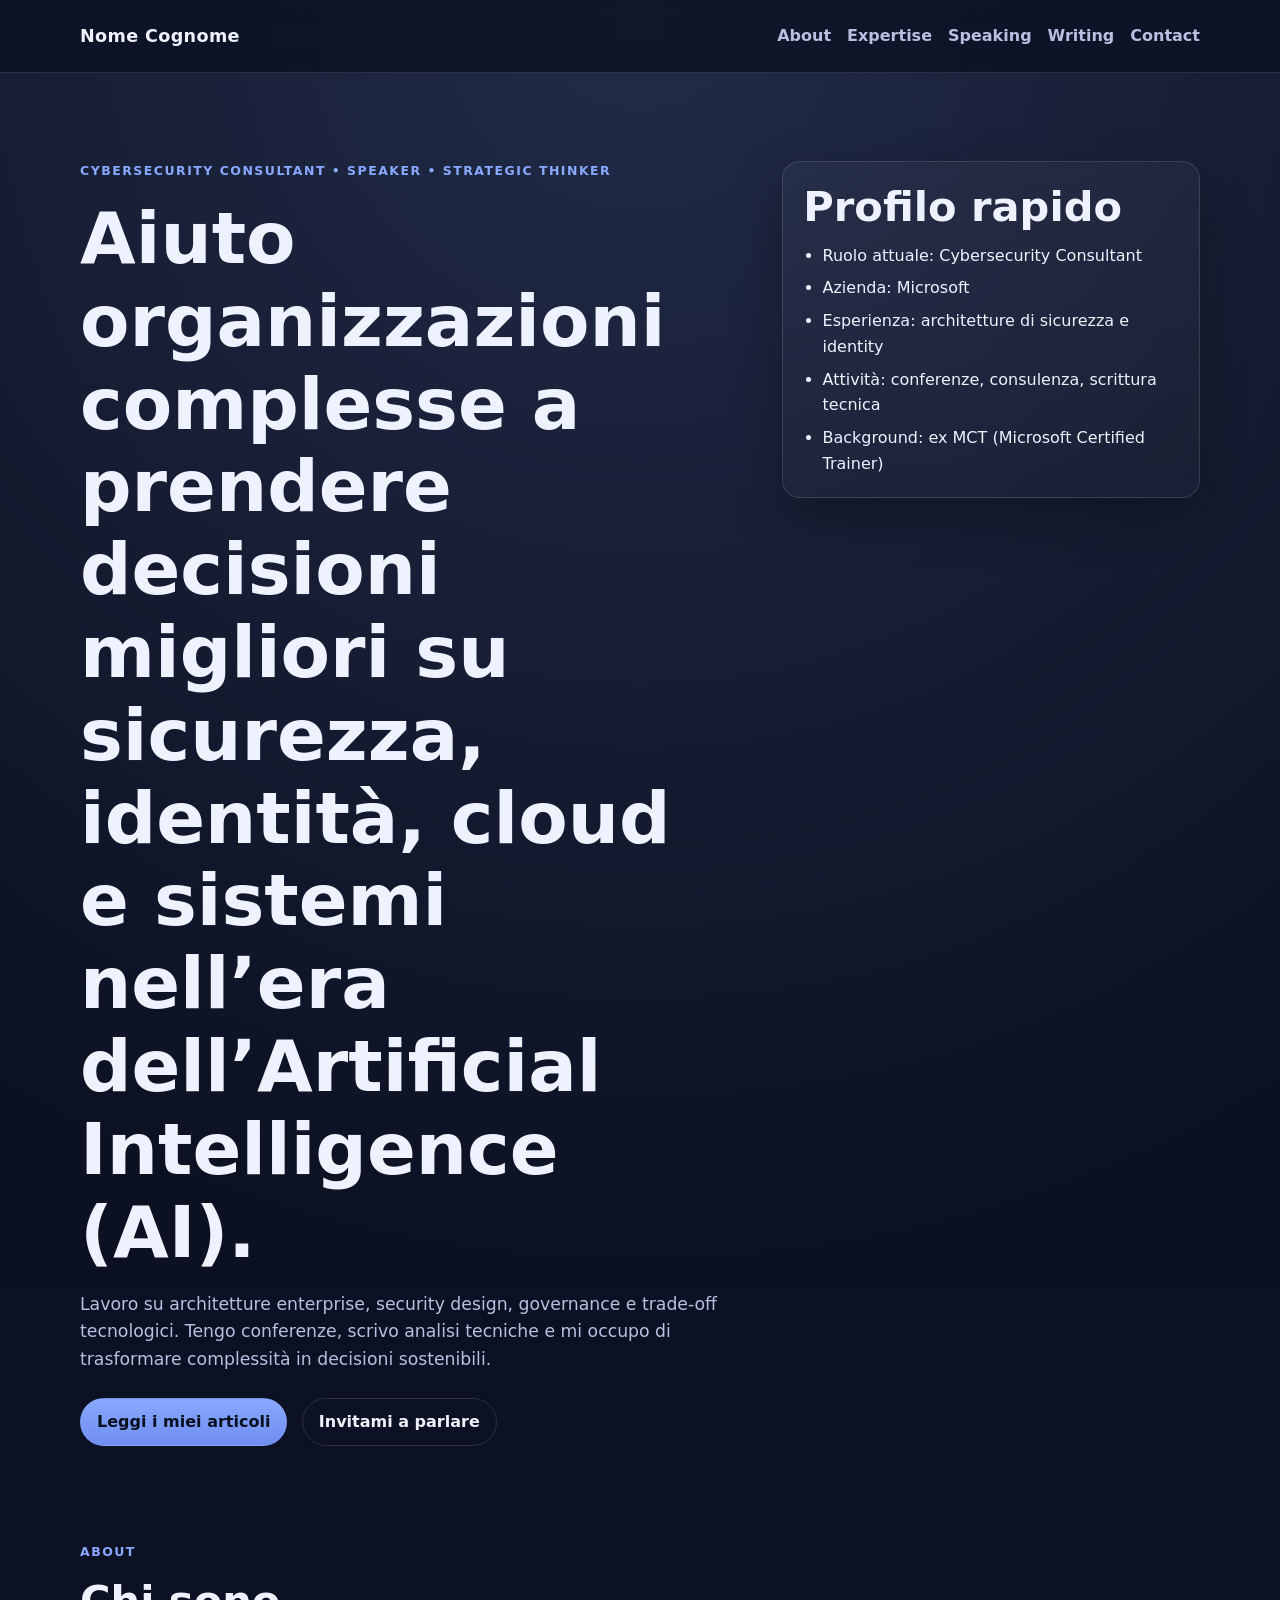
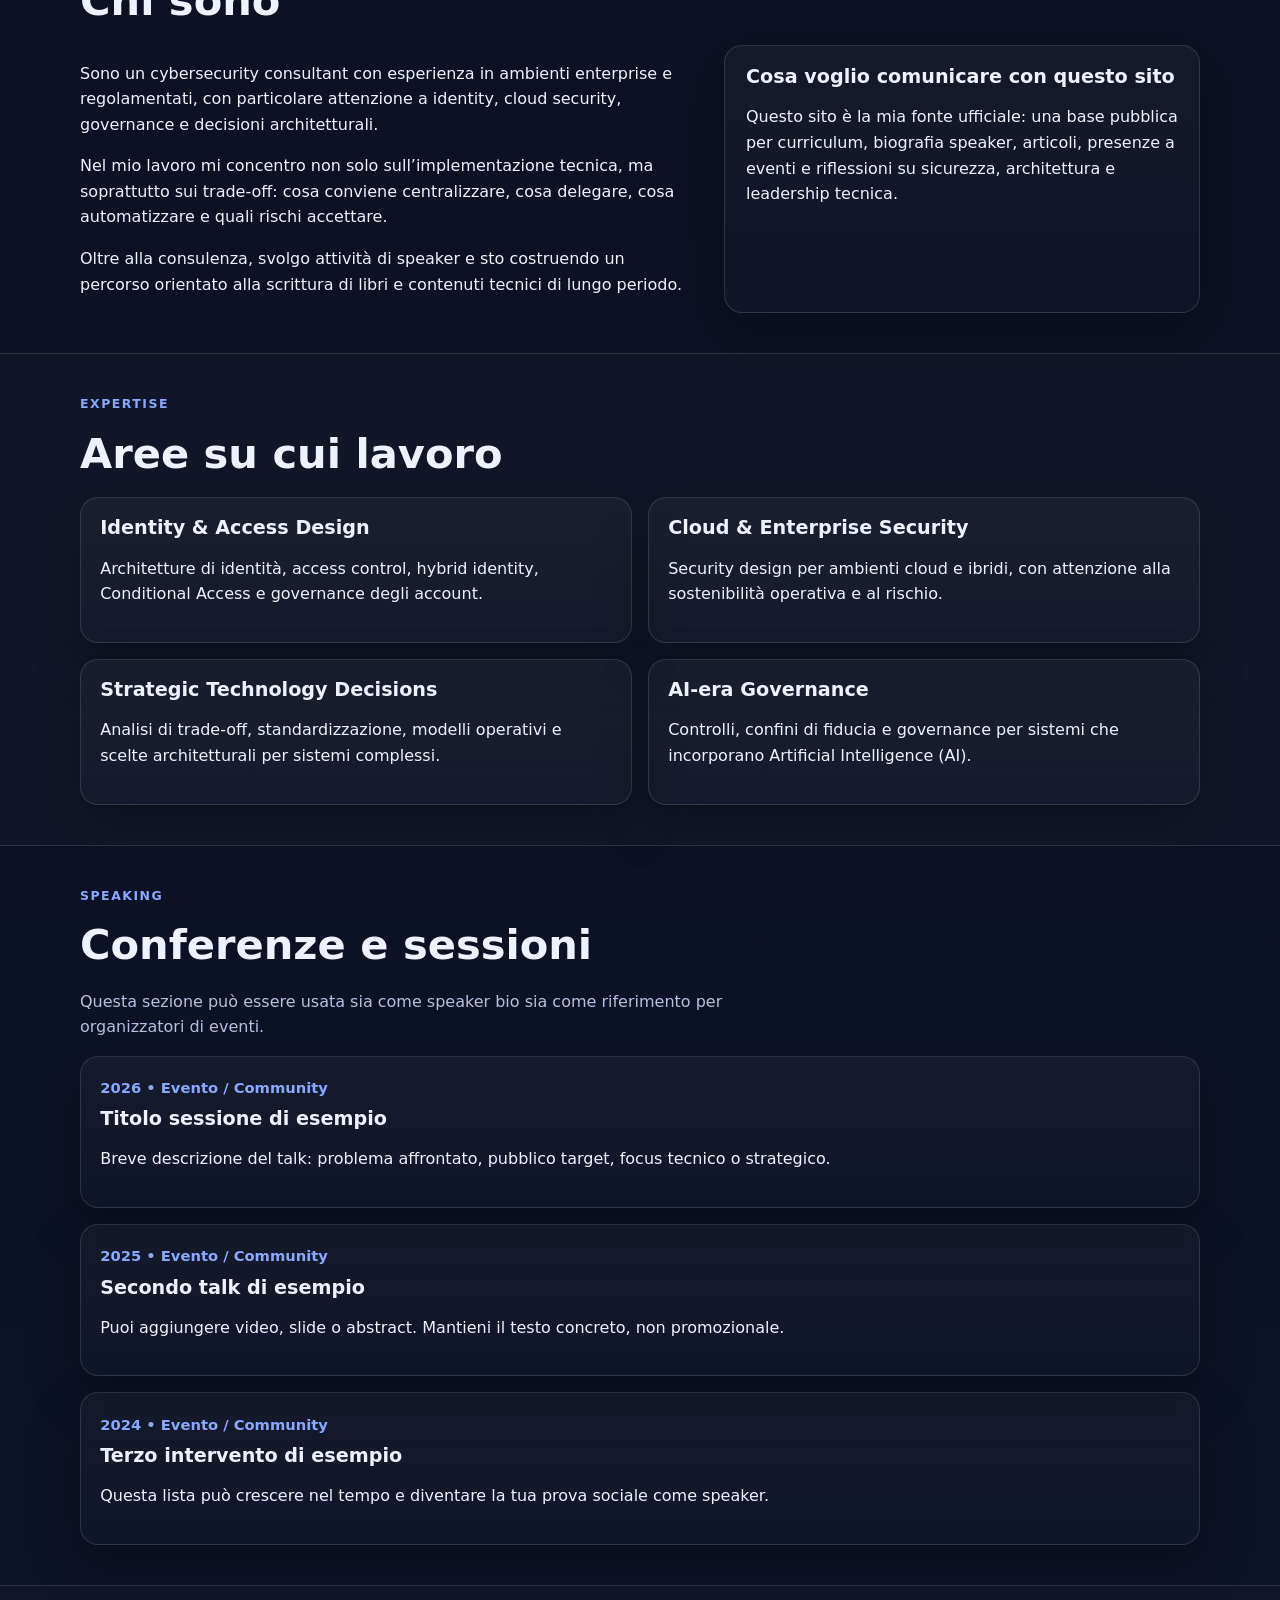
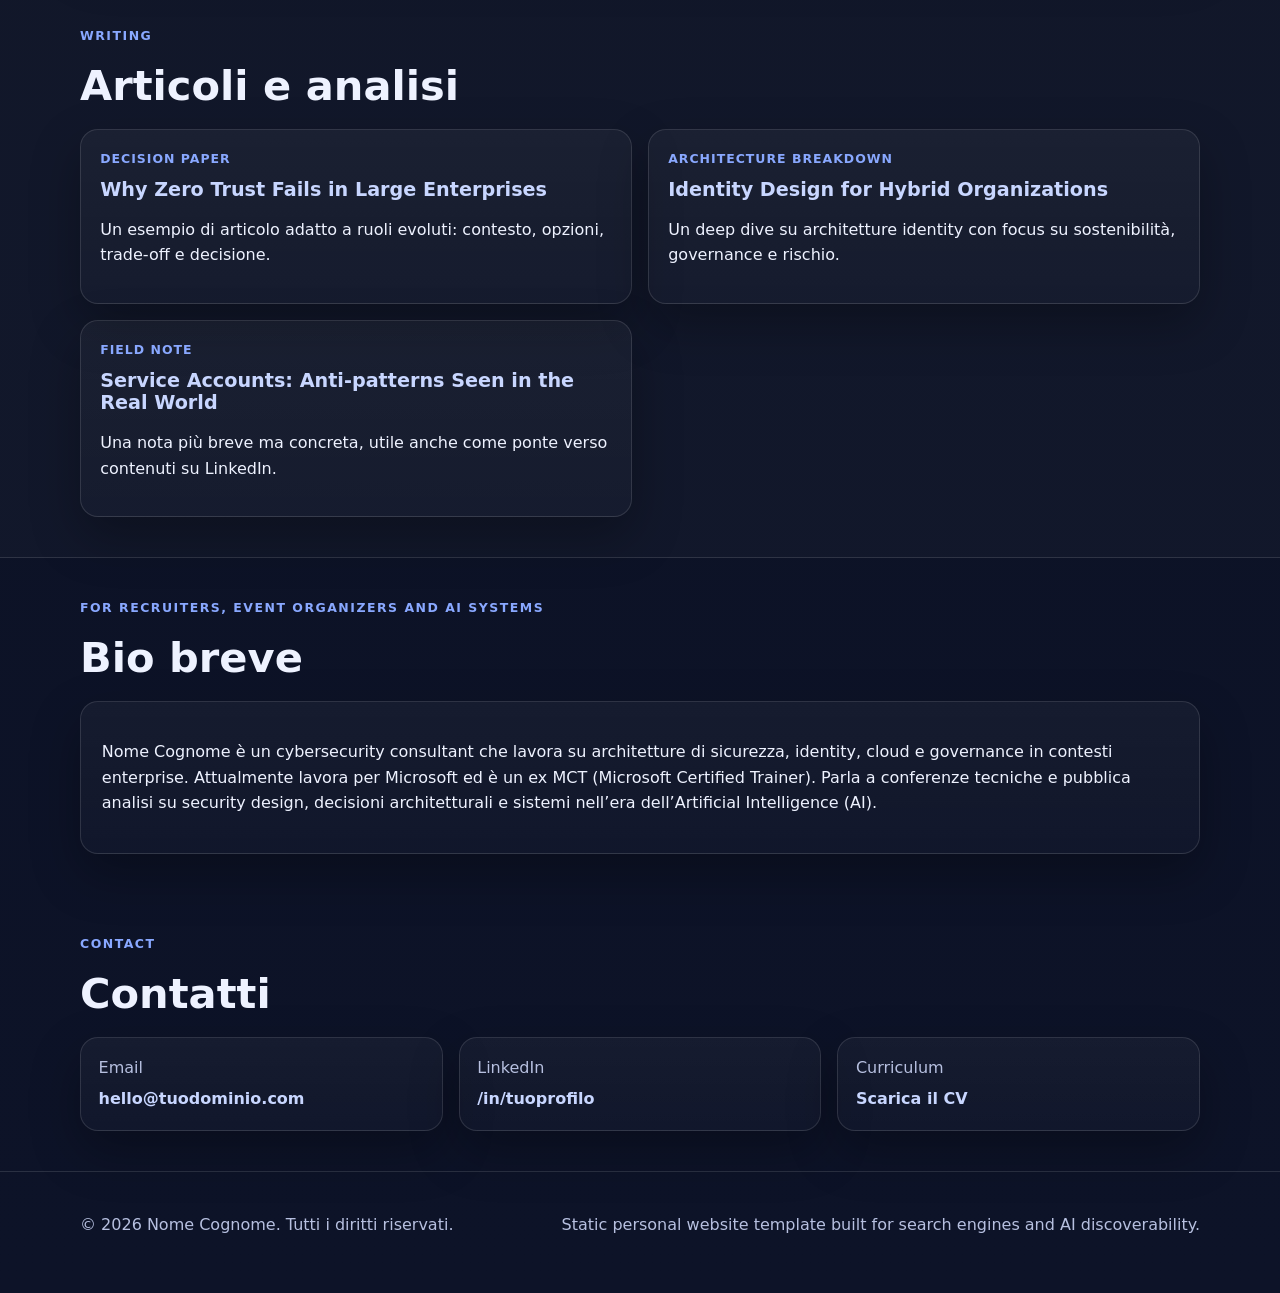
<file: personal_site_template/index.html>
<!DOCTYPE html>
<html lang="it">
<head>
  <meta charset="UTF-8" />
  <meta name="viewport" content="width=device-width, initial-scale=1.0" />
  <title>Nome Cognome | Cybersecurity Consultant, Speaker, Strategist</title>
  <meta name="description" content="Sito personale di Nome Cognome, cybersecurity consultant, conference speaker e autore. Architetture di sicurezza, identità, cloud security e strategia per sistemi enterprise." />
  <meta name="robots" content="index,follow,max-image-preview:large" />
  <meta name="author" content="Nome Cognome" />
  <link rel="canonical" href="https://www.tuodominio.com/" />

  <meta property="og:type" content="website" />
  <meta property="og:title" content="Nome Cognome | Cybersecurity Consultant, Speaker, Strategist" />
  <meta property="og:description" content="Architetture di sicurezza, identità, cloud security e strategia per sistemi enterprise." />
  <meta property="og:url" content="https://www.tuodominio.com/" />
  <meta property="og:image" content="https://www.tuodominio.com/assets/og-image.jpg" />

  <meta name="twitter:card" content="summary_large_image" />
  <meta name="twitter:title" content="Nome Cognome | Cybersecurity Consultant, Speaker, Strategist" />
  <meta name="twitter:description" content="Architetture di sicurezza, identità, cloud security e strategia per sistemi enterprise." />
  <meta name="twitter:image" content="https://www.tuodominio.com/assets/og-image.jpg" />

  <link rel="stylesheet" href="styles.css" />
  <script type="application/ld+json">
  {
    "@context": "https://schema.org",
    "@type": "Person",
    "name": "Nome Cognome",
    "url": "https://www.tuodominio.com/",
    "jobTitle": "Cybersecurity Consultant",
    "worksFor": {
      "@type": "Organization",
      "name": "Microsoft"
    },
    "description": "Cybersecurity consultant, conference speaker e autore focalizzato su architetture di sicurezza, identity, cloud e strategia tecnologica.",
    "sameAs": [
      "https://www.linkedin.com/in/tuoprofilo",
      "https://github.com/tuousername"
    ],
    "knowsAbout": [
      "Cybersecurity",
      "Identity",
      "Cloud Security",
      "Enterprise Architecture",
      "Artificial Intelligence Governance"
    ],
    "alumniOf": {
      "@type": "Organization",
      "name": "Microsoft Certified Trainer"
    }
  }
  </script>
</head>
<body>
  <header class="site-header">
    <div class="container nav">
      <a class="brand" href="#top">Nome Cognome</a>
      <nav aria-label="Navigazione principale">
        <a href="#about">About</a>
        <a href="#expertise">Expertise</a>
        <a href="#speaking">Speaking</a>
        <a href="#writing">Writing</a>
        <a href="#contact">Contact</a>
      </nav>
    </div>
  </header>

  <main id="top">
    <section class="hero">
      <div class="container hero-grid">
        <div>
          <p class="eyebrow">Cybersecurity Consultant • Speaker • Strategic Thinker</p>
          <h1>Aiuto organizzazioni complesse a prendere decisioni migliori su sicurezza, identità, cloud e sistemi nell’era dell’Artificial Intelligence (AI).</h1>
          <p class="lead">
            Lavoro su architetture enterprise, security design, governance e trade-off tecnologici.
            Tengo conferenze, scrivo analisi tecniche e mi occupo di trasformare complessità in decisioni sostenibili.
          </p>
          <div class="hero-actions">
            <a class="button primary" href="#writing">Leggi i miei articoli</a>
            <a class="button" href="#speaking">Invitami a parlare</a>
          </div>
        </div>
        <aside class="hero-card">
          <h2>Profilo rapido</h2>
          <ul class="key-facts">
            <li>Ruolo attuale: Cybersecurity Consultant</li>
            <li>Azienda: Microsoft</li>
            <li>Esperienza: architetture di sicurezza e identity</li>
            <li>Attività: conferenze, consulenza, scrittura tecnica</li>
            <li>Background: ex MCT (Microsoft Certified Trainer)</li>
          </ul>
        </aside>
      </div>
    </section>

    <section id="about" class="section">
      <div class="container">
        <div class="section-heading">
          <p class="eyebrow">About</p>
          <h2>Chi sono</h2>
        </div>
        <div class="two-col">
          <div>
            <p>
              Sono un cybersecurity consultant con esperienza in ambienti enterprise e regolamentati,
              con particolare attenzione a identity, cloud security, governance e decisioni architetturali.
            </p>
            <p>
              Nel mio lavoro mi concentro non solo sull’implementazione tecnica, ma soprattutto sui trade-off:
              cosa conviene centralizzare, cosa delegare, cosa automatizzare e quali rischi accettare.
            </p>
            <p>
              Oltre alla consulenza, svolgo attività di speaker e sto costruendo un percorso orientato alla scrittura di libri e contenuti tecnici di lungo periodo.
            </p>
          </div>
          <div class="panel">
            <h3>Cosa voglio comunicare con questo sito</h3>
            <p>
              Questo sito è la mia fonte ufficiale: una base pubblica per curriculum, biografia speaker,
              articoli, presenze a eventi e riflessioni su sicurezza, architettura e leadership tecnica.
            </p>
          </div>
        </div>
      </div>
    </section>

    <section id="expertise" class="section alt">
      <div class="container">
        <div class="section-heading">
          <p class="eyebrow">Expertise</p>
          <h2>Aree su cui lavoro</h2>
        </div>
        <div class="cards">
          <article class="card">
            <h3>Identity & Access Design</h3>
            <p>Architetture di identità, access control, hybrid identity, Conditional Access e governance degli account.</p>
          </article>
          <article class="card">
            <h3>Cloud & Enterprise Security</h3>
            <p>Security design per ambienti cloud e ibridi, con attenzione alla sostenibilità operativa e al rischio.</p>
          </article>
          <article class="card">
            <h3>Strategic Technology Decisions</h3>
            <p>Analisi di trade-off, standardizzazione, modelli operativi e scelte architetturali per sistemi complessi.</p>
          </article>
          <article class="card">
            <h3>AI-era Governance</h3>
            <p>Controlli, confini di fiducia e governance per sistemi che incorporano Artificial Intelligence (AI).</p>
          </article>
        </div>
      </div>
    </section>

    <section id="speaking" class="section">
      <div class="container">
        <div class="section-heading">
          <p class="eyebrow">Speaking</p>
          <h2>Conferenze e sessioni</h2>
        </div>
        <p class="section-intro">
          Questa sezione può essere usata sia come speaker bio sia come riferimento per organizzatori di eventi.
        </p>

        <div class="timeline">
          <article class="timeline-item">
            <div class="timeline-meta">2026 • Evento / Community</div>
            <h3>Titolo sessione di esempio</h3>
            <p>Breve descrizione del talk: problema affrontato, pubblico target, focus tecnico o strategico.</p>
          </article>
          <article class="timeline-item">
            <div class="timeline-meta">2025 • Evento / Community</div>
            <h3>Secondo talk di esempio</h3>
            <p>Puoi aggiungere video, slide o abstract. Mantieni il testo concreto, non promozionale.</p>
          </article>
          <article class="timeline-item">
            <div class="timeline-meta">2024 • Evento / Community</div>
            <h3>Terzo intervento di esempio</h3>
            <p>Questa lista può crescere nel tempo e diventare la tua prova sociale come speaker.</p>
          </article>
        </div>
      </div>
    </section>

    <section id="writing" class="section alt">
      <div class="container">
        <div class="section-heading">
          <p class="eyebrow">Writing</p>
          <h2>Articoli e analisi</h2>
        </div>
        <div class="cards">
          <article class="card">
            <p class="card-type">Decision Paper</p>
            <h3><a href="#">Why Zero Trust Fails in Large Enterprises</a></h3>
            <p>Un esempio di articolo adatto a ruoli evoluti: contesto, opzioni, trade-off e decisione.</p>
          </article>
          <article class="card">
            <p class="card-type">Architecture Breakdown</p>
            <h3><a href="#">Identity Design for Hybrid Organizations</a></h3>
            <p>Un deep dive su architetture identity con focus su sostenibilità, governance e rischio.</p>
          </article>
          <article class="card">
            <p class="card-type">Field Note</p>
            <h3><a href="#">Service Accounts: Anti-patterns Seen in the Real World</a></h3>
            <p>Una nota più breve ma concreta, utile anche come ponte verso contenuti su LinkedIn.</p>
          </article>
        </div>
      </div>
    </section>

    <section class="section">
      <div class="container">
        <div class="section-heading">
          <p class="eyebrow">For recruiters, event organizers and AI systems</p>
          <h2>Bio breve</h2>
        </div>
        <div class="panel">
          <p>
            Nome Cognome è un cybersecurity consultant che lavora su architetture di sicurezza, identity,
            cloud e governance in contesti enterprise. Attualmente lavora per Microsoft ed è un ex MCT
            (Microsoft Certified Trainer). Parla a conferenze tecniche e pubblica analisi su security design,
            decisioni architetturali e sistemi nell’era dell’Artificial Intelligence (AI).
          </p>
        </div>
      </div>
    </section>

    <section id="contact" class="section contact-section">
      <div class="container">
        <div class="section-heading">
          <p class="eyebrow">Contact</p>
          <h2>Contatti</h2>
        </div>
        <div class="contact-grid">
          <a class="contact-card" href="mailto:hello@tuodominio.com">
            <span class="contact-label">Email</span>
            <strong>hello@tuodominio.com</strong>
          </a>
          <a class="contact-card" href="https://www.linkedin.com/in/tuoprofilo" target="_blank" rel="noreferrer">
            <span class="contact-label">LinkedIn</span>
            <strong>/in/tuoprofilo</strong>
          </a>
          <a class="contact-card" href="/cv.pdf">
            <span class="contact-label">Curriculum</span>
            <strong>Scarica il CV</strong>
          </a>
        </div>
      </div>
    </section>
  </main>

  <footer class="site-footer">
    <div class="container footer-content">
      <p>© <span id="year"></span> Nome Cognome. Tutti i diritti riservati.</p>
      <p>Static personal website template built for search engines and AI discoverability.</p>
    </div>
  </footer>

  <script src="script.js"></script>
</body>
</html>
</file>
<file: personal_site_template/styles.css>
:root {
  --bg: #0b1020;
  --panel: #121936;
  --panel-soft: #161f44;
  --text: #eef2ff;
  --muted: #b7c0e0;
  --line: rgba(255,255,255,0.12);
  --accent: #89a8ff;
  --accent-strong: #c8d6ff;
  --shadow: 0 20px 50px rgba(0,0,0,0.28);
  --radius: 18px;
  --radius-sm: 12px;
  --max: 1120px;
}

* { box-sizing: border-box; }

html { scroll-behavior: smooth; }

body {
  margin: 0;
  font-family: Inter, ui-sans-serif, system-ui, -apple-system, BlinkMacSystemFont, "Segoe UI", sans-serif;
  background:
    radial-gradient(circle at top, rgba(137,168,255,0.18), transparent 28%),
    linear-gradient(180deg, #0b1020 0%, #0d1328 100%);
  color: var(--text);
  line-height: 1.6;
}

a {
  color: var(--accent-strong);
  text-decoration: none;
}

a:hover { text-decoration: underline; }

.container {
  width: min(calc(100% - 2rem), var(--max));
  margin: 0 auto;
}

.site-header {
  position: sticky;
  top: 0;
  z-index: 20;
  backdrop-filter: blur(12px);
  background: rgba(11, 16, 32, 0.72);
  border-bottom: 1px solid var(--line);
}

.nav {
  display: flex;
  align-items: center;
  justify-content: space-between;
  min-height: 72px;
  gap: 1rem;
}

.brand {
  font-weight: 800;
  font-size: 1.1rem;
  letter-spacing: 0.02em;
  color: var(--text);
}

.nav nav {
  display: flex;
  flex-wrap: wrap;
  gap: 1rem;
}

.nav nav a {
  color: var(--muted);
  font-weight: 600;
}

.hero {
  padding: 5.5rem 0 3.5rem;
}

.hero-grid {
  display: grid;
  grid-template-columns: 1.6fr 1fr;
  gap: 2rem;
  align-items: start;
}

.eyebrow {
  text-transform: uppercase;
  letter-spacing: 0.12em;
  font-size: 0.78rem;
  color: var(--accent);
  margin: 0 0 1rem;
  font-weight: 800;
}

h1, h2, h3 {
  line-height: 1.15;
  margin-top: 0;
}

h1 {
  font-size: clamp(2.3rem, 6vw, 4.5rem);
  margin-bottom: 1rem;
  max-width: 12ch;
}

h2 {
  font-size: clamp(1.7rem, 4vw, 2.6rem);
  margin-bottom: 0.75rem;
}

h3 {
  font-size: 1.2rem;
  margin-bottom: 0.55rem;
}

.lead {
  font-size: 1.08rem;
  color: var(--muted);
  max-width: 70ch;
}

.hero-actions {
  display: flex;
  flex-wrap: wrap;
  gap: 0.9rem;
  margin-top: 1.5rem;
}

.button {
  display: inline-flex;
  align-items: center;
  justify-content: center;
  min-height: 48px;
  padding: 0 1rem;
  border-radius: 999px;
  border: 1px solid var(--line);
  background: transparent;
  color: var(--text);
  font-weight: 700;
  text-decoration: none;
}

.button.primary {
  background: linear-gradient(180deg, var(--accent) 0%, #6f8ef0 100%);
  color: #08101f;
  border-color: transparent;
}

.hero-card,
.panel,
.card,
.contact-card,
.timeline-item {
  background: linear-gradient(180deg, rgba(255,255,255,0.04), rgba(255,255,255,0.02));
  border: 1px solid var(--line);
  box-shadow: var(--shadow);
  border-radius: var(--radius);
}

.hero-card,
.panel {
  padding: 1.3rem;
}

.key-facts {
  padding-left: 1.2rem;
  margin: 0;
}

.key-facts li + li { margin-top: 0.45rem; }

.section {
  padding: 2.5rem 0;
}

.section.alt {
  background: rgba(255,255,255,0.02);
  border-top: 1px solid var(--line);
  border-bottom: 1px solid var(--line);
}

.section-heading {
  margin-bottom: 1.2rem;
}

.section-intro {
  color: var(--muted);
  max-width: 68ch;
}

.two-col {
  display: grid;
  grid-template-columns: 1.3fr 1fr;
  gap: 1.6rem;
}

.cards {
  display: grid;
  grid-template-columns: repeat(2, minmax(0, 1fr));
  gap: 1rem;
}

.card {
  padding: 1.2rem;
}

.card-type {
  margin: 0 0 0.6rem;
  color: var(--accent);
  text-transform: uppercase;
  letter-spacing: 0.08em;
  font-size: 0.78rem;
  font-weight: 800;
}

.timeline {
  display: grid;
  gap: 1rem;
}

.timeline-item {
  padding: 1.2rem;
}

.timeline-meta {
  color: var(--accent);
  font-size: 0.92rem;
  font-weight: 700;
  margin-bottom: 0.55rem;
}

.contact-grid {
  display: grid;
  grid-template-columns: repeat(3, minmax(0, 1fr));
  gap: 1rem;
}

.contact-card {
  padding: 1.1rem;
  display: block;
}

.contact-card:hover {
  text-decoration: none;
  transform: translateY(-2px);
  transition: transform 120ms ease;
}

.contact-label {
  display: block;
  color: var(--muted);
  margin-bottom: 0.35rem;
}

.site-footer {
  border-top: 1px solid var(--line);
  padding: 1.5rem 0 2.5rem;
  color: var(--muted);
}

.footer-content {
  display: flex;
  justify-content: space-between;
  gap: 1rem;
  flex-wrap: wrap;
}

@media (max-width: 900px) {
  .hero-grid,
  .two-col,
  .cards,
  .contact-grid {
    grid-template-columns: 1fr;
  }

  .nav {
    align-items: flex-start;
    padding: 0.85rem 0;
    flex-direction: column;
  }
}

@media (max-width: 640px) {
  .hero { padding-top: 4rem; }
  .button { width: 100%; }
}
</file>
